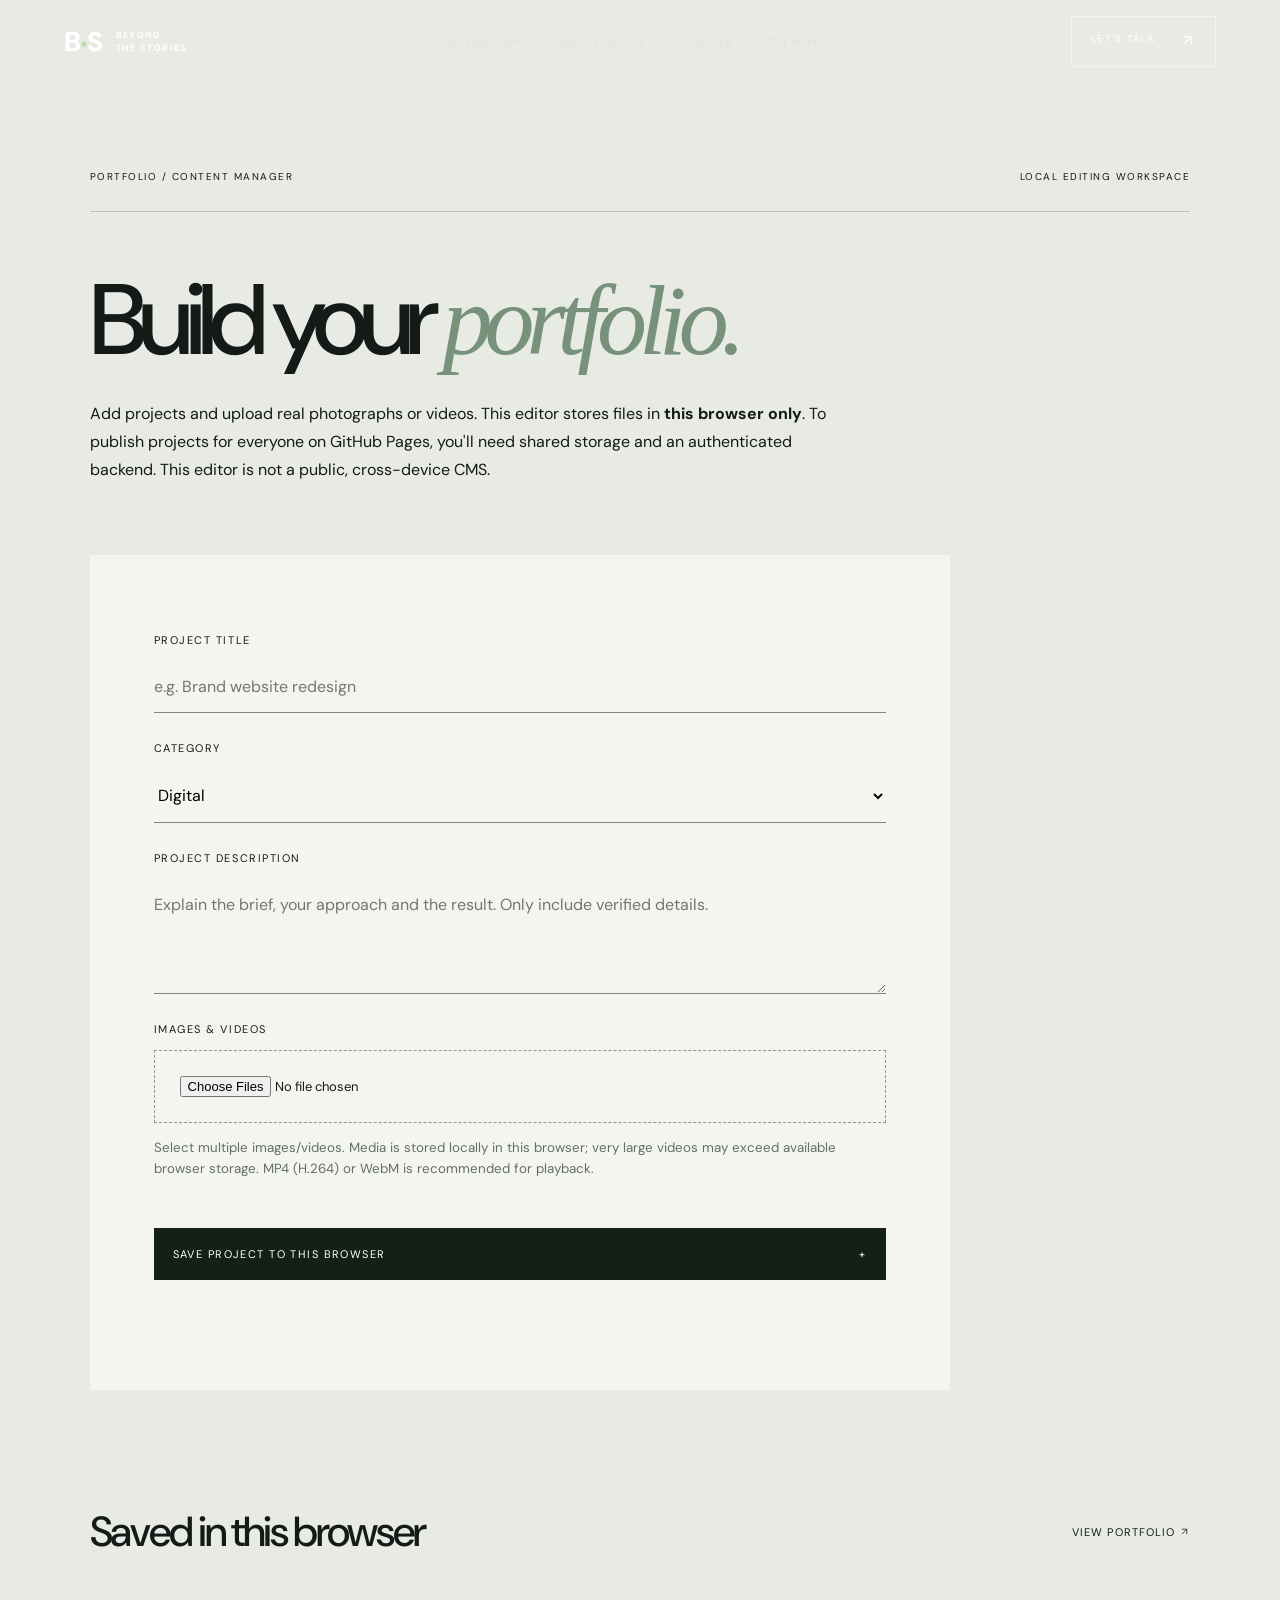
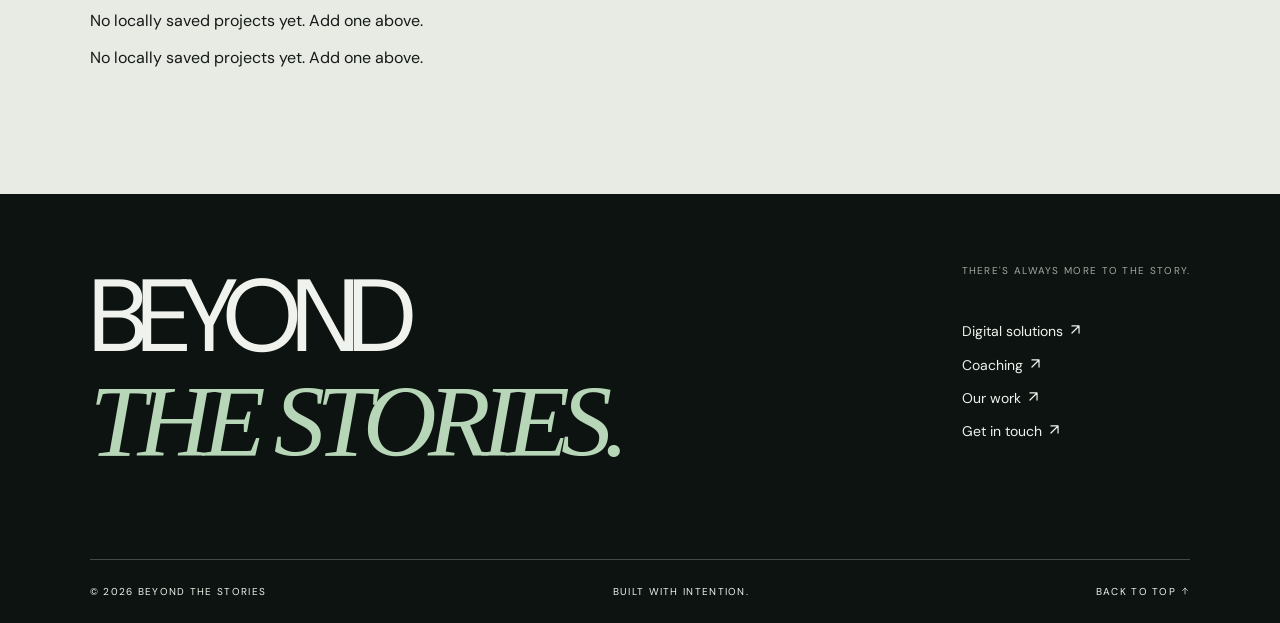
<file: portfolio-manager.html>
<!DOCTYPE html>

<html lang="en"><head><meta charset="utf-8"/><meta content="width=device-width, initial-scale=1" name="viewport"/><meta content="#121514" name="theme-color"/><meta content="Explore the Beyond The Stories portfolio: digital experiences, creative direction, brand identities and film." name="description"/><title>Portfolio Manager — Beyond The Stories</title><link href="https://fonts.googleapis.com" rel="preconnect"/><link crossorigin="" href="https://fonts.gstatic.com" rel="preconnect"/><link href="https://fonts.googleapis.com/css2?family=DM+Sans:wght@300;400;500;600;700&amp;family=Manrope:wght@400;500;600;700;800&amp;display=swap" rel="stylesheet"/><link href="styles.css" rel="stylesheet"/></head>
<body><div aria-hidden="true" class="progress"></div><header class="header" id="header"><a aria-label="Beyond The Stories home" class="logo" href="index.html#home"><span class="logo-symbol">B<span class="logo-dot">•</span>S</span><span class="logo-text">BEYOND<br/>THE STORIES</span></a><nav aria-label="Main navigation" class="desktop-links"><a href="index.html#approach">Our approach</a><a href="digital-solutions.html">Digital solutions</a><a href="coaching.html">Coaching</a><a href="portfolio.html">Our work</a></nav><a class="header-action" href="index.html#contact">LET'S TALK <span><svg aria-hidden="true" class="arrow-icon" fill="none" viewbox="0 0 24 24" xmlns="http://www.w3.org/2000/svg"><path d="M7 17L17 7M7 7h10v10" stroke="currentColor" stroke-linecap="round" stroke-linejoin="round" stroke-width="1.7"></path></svg></span></a><button aria-controls="mobile-nav" aria-expanded="false" aria-label="Toggle menu" class="menu-button" type="button"><span></span><span></span></button></header><nav aria-label="Mobile navigation" class="mobile-nav" id="mobile-nav"><a href="index.html#approach">Our approach</a><a href="digital-solutions.html">Digital solutions</a><a href="coaching.html">Coaching</a><a href="portfolio.html">Our work</a><a href="index.html#contact">Get in touch</a></nav>
<main><section class="manager-page section-pad"><div class="section-meta"><span>PORTFOLIO / CONTENT MANAGER</span><span>LOCAL EDITING WORKSPACE</span></div><div class="manager-head"><h1>Build your <em>portfolio.</em></h1><p>Add projects and upload real photographs or videos. This editor stores files in <strong>this browser only</strong>. To publish projects for everyone on GitHub Pages, you'll need shared storage and an authenticated backend. This editor is not a public, cross-device CMS.</p></div><form class="manager-form" id="project-form"><label for="project-title">PROJECT TITLE</label><input id="project-title" maxlength="90" name="title" placeholder="e.g. Brand website redesign" required=""/><label for="project-category">CATEGORY</label><select id="project-category" name="category"><option>Digital</option><option>Branding</option><option>Video</option><option>Other</option></select><label for="project-description">PROJECT DESCRIPTION</label><textarea id="project-description" maxlength="1600" name="description" placeholder="Explain the brief, your approach and the result. Only include verified details." required="" rows="4"></textarea><label for="project-media">IMAGES &amp; VIDEOS</label><input accept="image/jpeg,image/png,image/webp,image/gif,video/mp4,video/webm,video/quicktime" id="project-media" multiple="" name="media" required="" type="file"/><small class="field-help">Select multiple images/videos. Media is stored locally in this browser; very large videos may exceed available browser storage. MP4 (H.264) or WebM is recommended for playback.</small><div aria-live="polite" class="upload-preview" id="upload-preview"></div><button class="manager-submit" type="submit">SAVE PROJECT TO THIS BROWSER <span aria-hidden="true">+</span></button><p aria-live="polite" id="manager-status" role="status"></p></form><div class="manager-list-head"><h2>Saved in this browser</h2><a href="portfolio.html">VIEW PORTFOLIO <svg aria-hidden="true" class="arrow-icon" fill="none" viewbox="0 0 24 24"><path d="M7 17L17 7M7 7h10v10" stroke="currentColor" stroke-linecap="round" stroke-linejoin="round" stroke-width="1.7"></path></svg></a></div><div class="manager-projects" id="manager-projects"></div></section></main><footer><div class="footer-primary"><a href="index.html#home">BEYOND<br/><em>THE STORIES.</em></a><div><span>THERE'S ALWAYS MORE TO THE STORY.</span><a href="digital-solutions.html">Digital solutions <svg aria-hidden="true" class="arrow-icon" fill="none" viewbox="0 0 24 24" xmlns="http://www.w3.org/2000/svg"><path d="M7 17L17 7M7 7h10v10" stroke="currentColor" stroke-linecap="round" stroke-linejoin="round" stroke-width="1.7"></path></svg></a><a href="coaching.html">Coaching <svg aria-hidden="true" class="arrow-icon" fill="none" viewbox="0 0 24 24" xmlns="http://www.w3.org/2000/svg"><path d="M7 17L17 7M7 7h10v10" stroke="currentColor" stroke-linecap="round" stroke-linejoin="round" stroke-width="1.7"></path></svg></a><a href="portfolio.html">Our work <svg aria-hidden="true" class="arrow-icon" fill="none" viewbox="0 0 24 24"><path d="M7 17L17 7M7 7h10v10" stroke="currentColor" stroke-linecap="round" stroke-linejoin="round" stroke-width="1.7"></path></svg></a><a href="index.html#contact">Get in touch <svg aria-hidden="true" class="arrow-icon" fill="none" viewbox="0 0 24 24" xmlns="http://www.w3.org/2000/svg"><path d="M7 17L17 7M7 7h10v10" stroke="currentColor" stroke-linecap="round" stroke-linejoin="round" stroke-width="1.7"></path></svg></a></div></div><div class="footer-secondary"><span>© <span id="year"></span> BEYOND THE STORIES</span><span>BUILT WITH INTENTION.</span><a href="index.html#home">BACK TO TOP <svg aria-hidden="true" class="arrow-icon" fill="none" viewbox="0 0 24 24" xmlns="http://www.w3.org/2000/svg"><path d="M12 19V5m-6 6 6-6 6 6" stroke="currentColor" stroke-linecap="round" stroke-linejoin="round" stroke-width="1.7"></path></svg></a></div></footer><script src="script.js"></script><script src="portfolio.js"></script><script src="portfolio.js"></script></body></html>
</file>
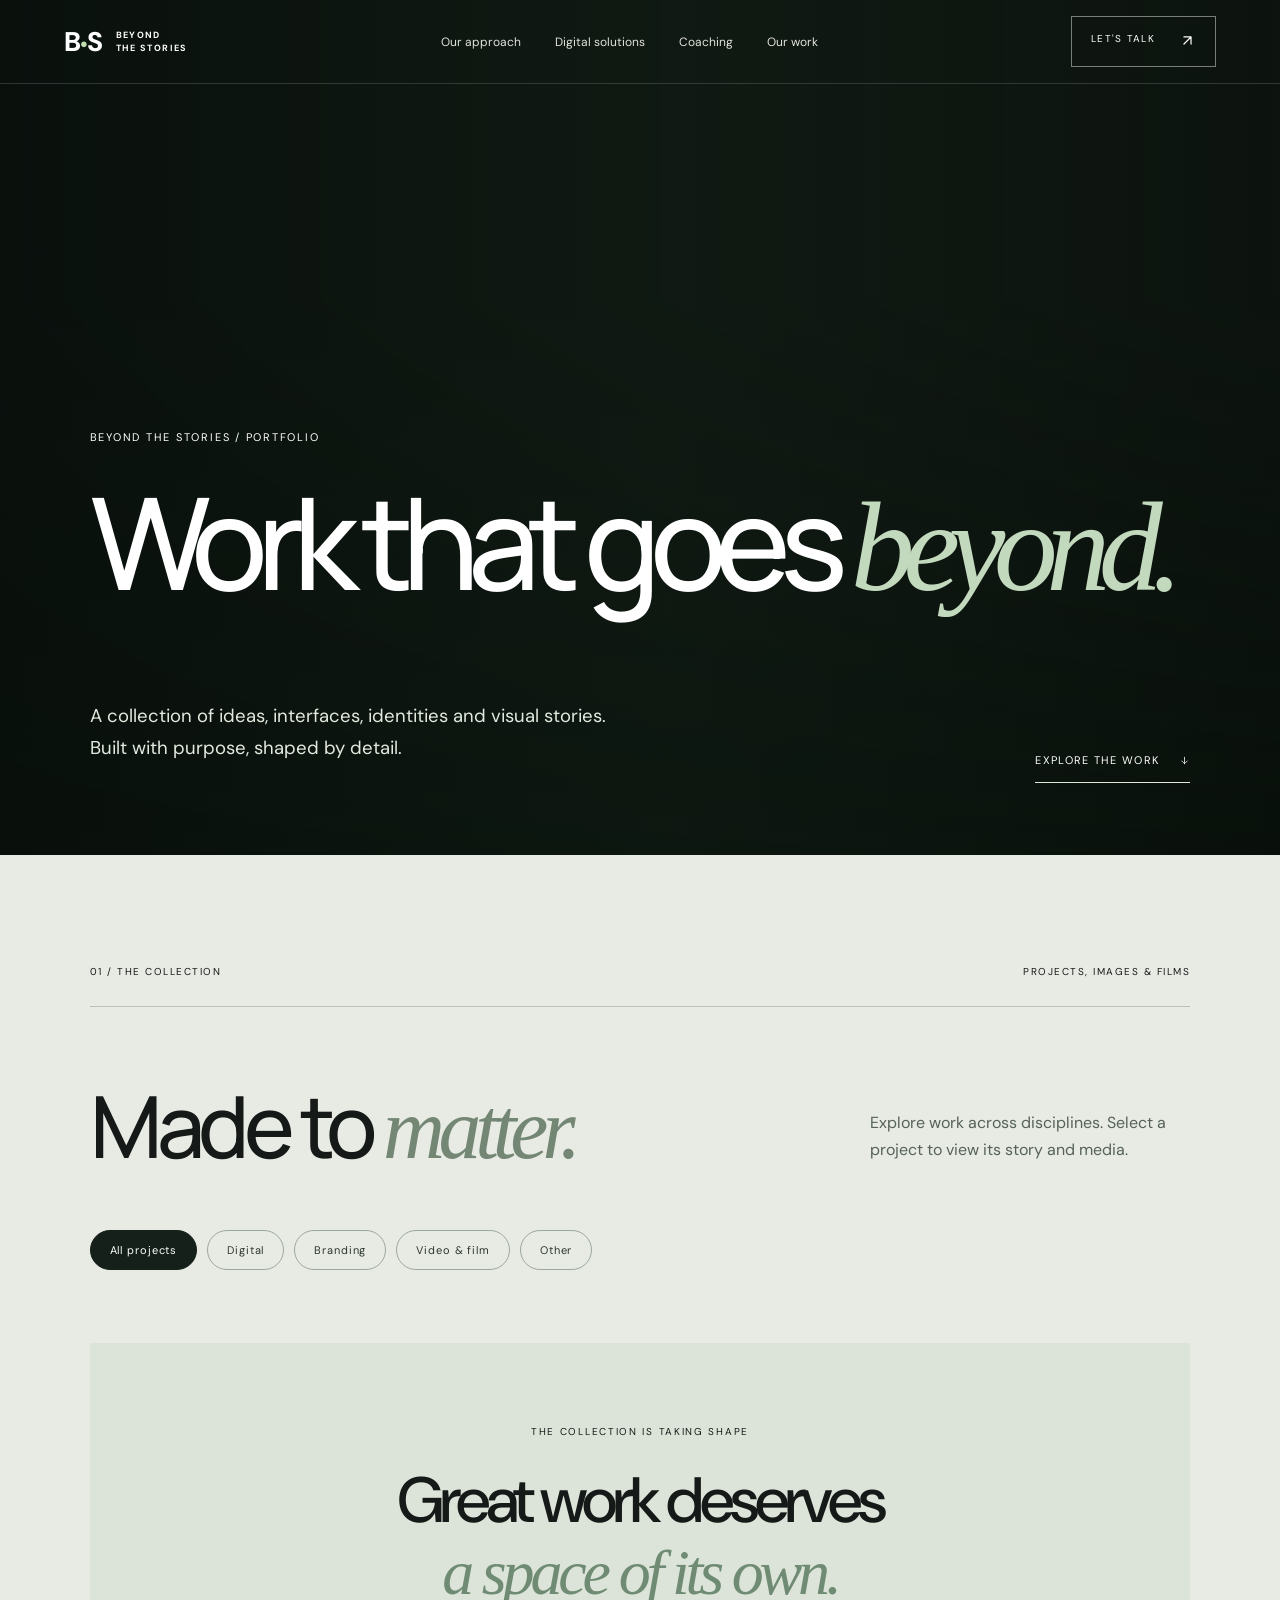
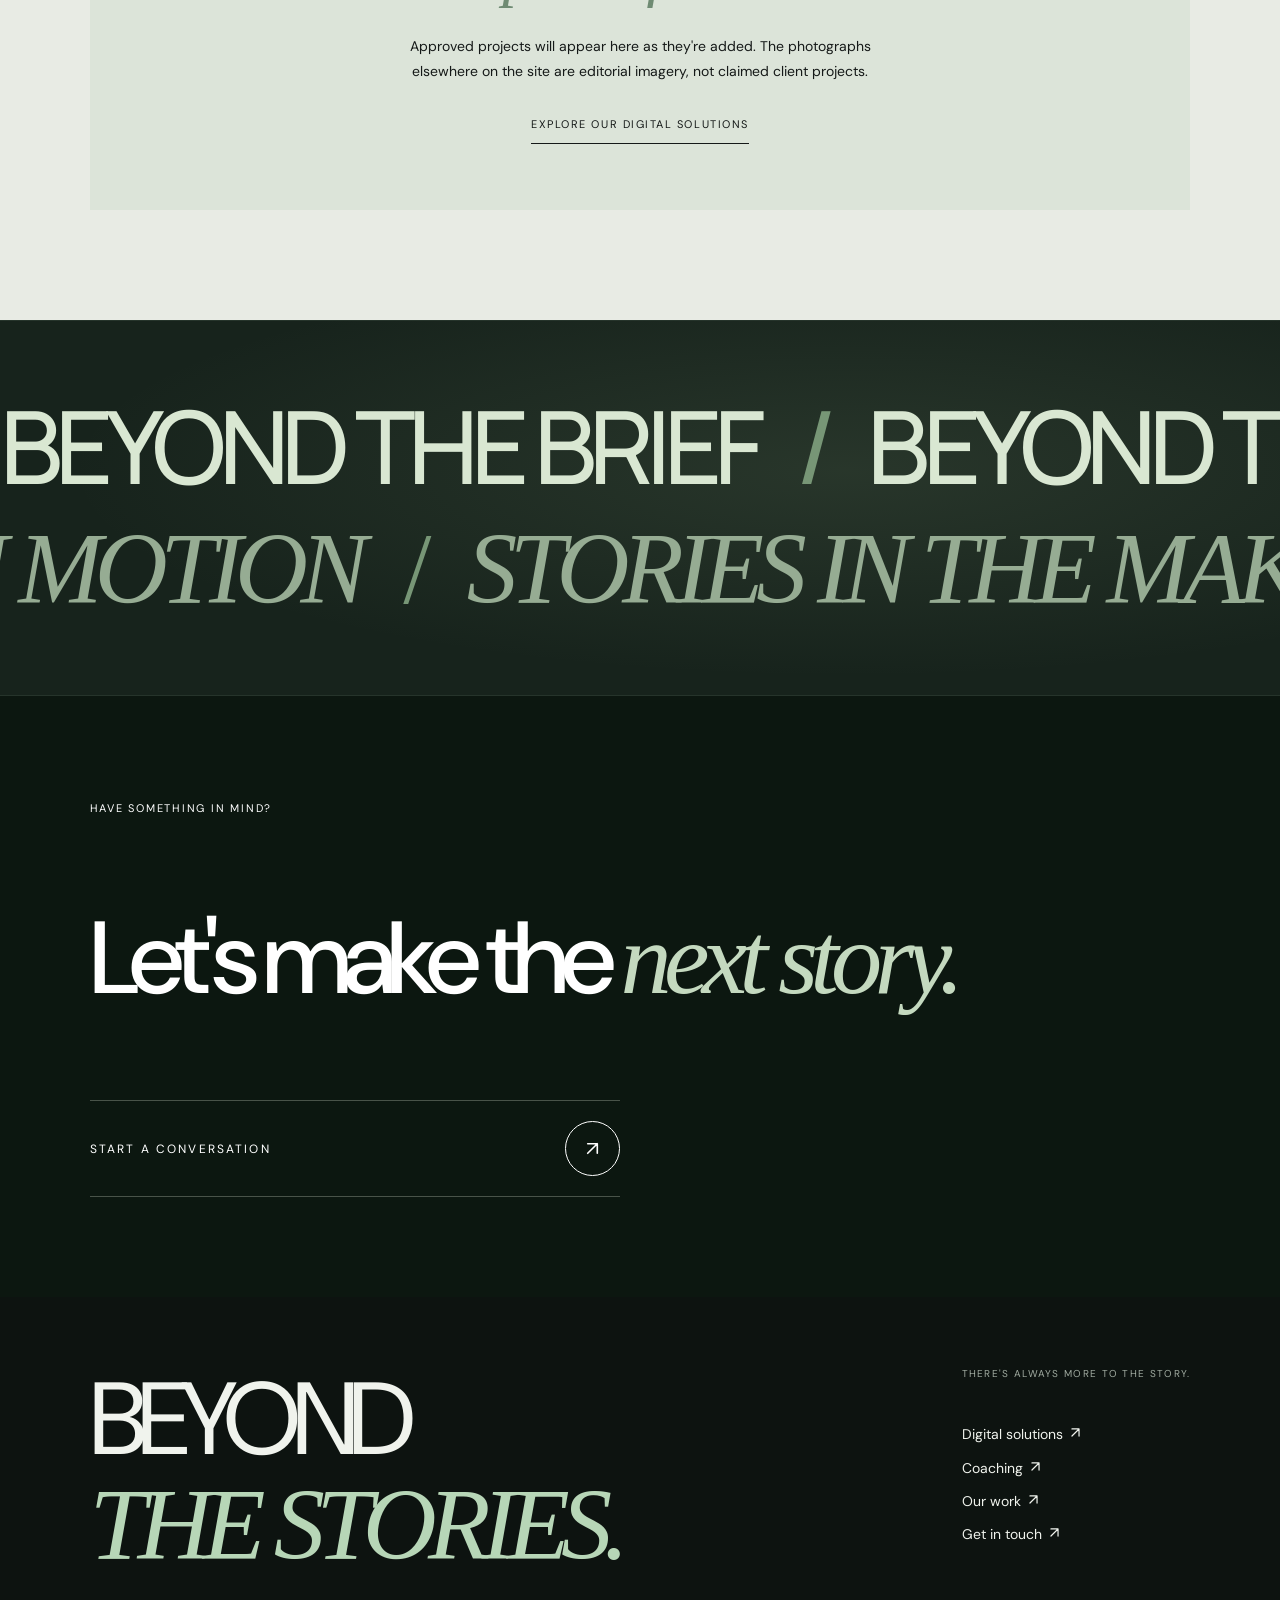
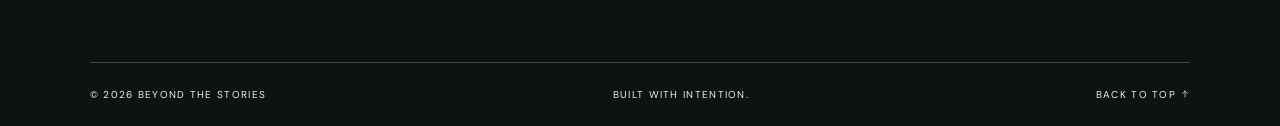
<file: portfolio.html>
<!DOCTYPE html>

<html lang="en"><head><meta charset="utf-8"/><meta content="width=device-width, initial-scale=1" name="viewport"/><meta content="#121514" name="theme-color"/><meta content="Explore the Beyond The Stories portfolio: digital experiences, creative direction, brand identities and film." name="description"/><title>Our Work — Beyond The Stories</title><link href="https://fonts.googleapis.com" rel="preconnect"/><link crossorigin="" href="https://fonts.gstatic.com" rel="preconnect"/><link href="https://fonts.googleapis.com/css2?family=DM+Sans:wght@300;400;500;600;700&amp;family=Manrope:wght@400;500;600;700;800&amp;display=swap" rel="stylesheet"/><link href="styles.css" rel="stylesheet"/></head>
<body><div aria-hidden="true" class="progress"></div><header class="header" id="header"><a aria-label="Beyond The Stories home" class="logo" href="index.html#home"><span class="logo-symbol">B<span class="logo-dot">•</span>S</span><span class="logo-text">BEYOND<br/>THE STORIES</span></a><nav aria-label="Main navigation" class="desktop-links"><a href="index.html#approach">Our approach</a><a href="digital-solutions.html">Digital solutions</a><a href="coaching.html">Coaching</a><a aria-current="page" href="portfolio.html">Our work</a></nav><a class="header-action" href="index.html#contact">LET'S TALK <span><svg aria-hidden="true" class="arrow-icon" fill="none" viewbox="0 0 24 24" xmlns="http://www.w3.org/2000/svg"><path d="M7 17L17 7M7 7h10v10" stroke="currentColor" stroke-linecap="round" stroke-linejoin="round" stroke-width="1.7"></path></svg></span></a><button aria-controls="mobile-nav" aria-expanded="false" aria-label="Toggle menu" class="menu-button" type="button"><span></span><span></span></button></header><nav aria-label="Mobile navigation" class="mobile-nav" id="mobile-nav"><a href="index.html#approach">Our approach</a><a href="digital-solutions.html">Digital solutions</a><a href="coaching.html">Coaching</a><a aria-current="page" href="portfolio.html">Our work</a><a href="index.html#contact">Get in touch</a></nav>
<main class="story-flow"><section class="portfolio-hero"><div aria-hidden="true" class="portfolio-hero-img"></div><div class="portfolio-hero-overlay"></div><div class="portfolio-hero-inner"><span class="eyebrow">BEYOND THE STORIES / PORTFOLIO</span><h1>Work that goes <em>beyond.</em></h1><div class="portfolio-hero-bottom"><p>A collection of ideas, interfaces, identities and visual stories. Built with purpose, shaped by detail.</p><a href="#portfolio-projects">EXPLORE THE WORK <svg aria-hidden="true" class="arrow-icon" fill="none" viewbox="0 0 24 24"><path d="M12 5v14m-6-6 6 6 6-6" stroke="currentColor" stroke-linecap="round" stroke-linejoin="round" stroke-width="1.7"></path></svg></a></div></div></section>
<section class="portfolio-gallery section-pad" id="portfolio-projects"><div class="section-meta"><span>01 / THE COLLECTION</span><span>PROJECTS, IMAGES &amp; FILMS</span></div><div class="portfolio-intro"><h2 class="large-title reveal">Made to <em>matter.</em></h2><p>Explore work across disciplines. Select a project to view its story and media.</p></div><div aria-label="Filter projects" class="portfolio-filters" role="group"><button class="filter-pill active" data-filter="All" type="button">All projects</button><button class="filter-pill" data-filter="Digital" type="button">Digital</button><button class="filter-pill" data-filter="Branding" type="button">Branding</button><button class="filter-pill" data-filter="Video" type="button">Video &amp; film</button><button class="filter-pill" data-filter="Other" type="button">Other</button></div><div aria-live="polite" class="portfolio-cards" id="portfolio-cards"></div><div class="portfolio-empty" id="portfolio-empty"><span>THE COLLECTION IS TAKING SHAPE</span><h3>Great work deserves<br/><em>a space of its own.</em></h3><p>Approved projects will appear here as they're added. The photographs elsewhere on the site are editorial imagery, not claimed client projects.</p><a href="digital-solutions.html">EXPLORE OUR DIGITAL SOLUTIONS</a></div></section>
<div class="story-bridge" aria-hidden="true"><div class="story-bridge-line story-bridge-line--forward" data-story-runner="left">BEYOND THE BRIEF <span> / </span> BEYOND THE EXPECTED <span> / </span> BEYOND THE BRIEF <span> / </span> BEYOND THE EXPECTED</div><div class="story-bridge-line story-bridge-line--reverse" data-story-runner="right">IDEAS IN MOTION <span> / </span> STORIES IN THE MAKING <span> / </span> IDEAS IN MOTION <span> / </span> STORIES IN THE MAKING</div></div><section class="portfolio-closer"><div aria-hidden="true" class="portfolio-closer-image"></div><div class="portfolio-closer-content"><span class="eyebrow">HAVE SOMETHING IN MIND?</span><h2>Let's make the <em>next story.</em></h2><a class="view-all-work" href="index.html#contact">START A CONVERSATION <span class="view-all-icon"><svg aria-hidden="true" class="arrow-icon" fill="none" viewbox="0 0 24 24"><path d="M7 17L17 7M7 7h10v10" stroke="currentColor" stroke-linecap="round" stroke-linejoin="round" stroke-width="1.7"></path></svg></span></a></div></section>
<dialog class="project-dialog" id="project-dialog"><button aria-label="Close project" class="dialog-close" type="button">Close <span aria-hidden="true">×</span></button><div id="project-dialog-body"></div></dialog></main><footer><div class="footer-primary"><a href="index.html#home">BEYOND<br/><em>THE STORIES.</em></a><div><span>THERE'S ALWAYS MORE TO THE STORY.</span><a href="digital-solutions.html">Digital solutions <svg aria-hidden="true" class="arrow-icon" fill="none" viewbox="0 0 24 24" xmlns="http://www.w3.org/2000/svg"><path d="M7 17L17 7M7 7h10v10" stroke="currentColor" stroke-linecap="round" stroke-linejoin="round" stroke-width="1.7"></path></svg></a><a href="coaching.html">Coaching <svg aria-hidden="true" class="arrow-icon" fill="none" viewbox="0 0 24 24" xmlns="http://www.w3.org/2000/svg"><path d="M7 17L17 7M7 7h10v10" stroke="currentColor" stroke-linecap="round" stroke-linejoin="round" stroke-width="1.7"></path></svg></a><a href="portfolio.html">Our work <svg aria-hidden="true" class="arrow-icon" fill="none" viewbox="0 0 24 24"><path d="M7 17L17 7M7 7h10v10" stroke="currentColor" stroke-linecap="round" stroke-linejoin="round" stroke-width="1.7"></path></svg></a><a href="index.html#contact">Get in touch <svg aria-hidden="true" class="arrow-icon" fill="none" viewbox="0 0 24 24" xmlns="http://www.w3.org/2000/svg"><path d="M7 17L17 7M7 7h10v10" stroke="currentColor" stroke-linecap="round" stroke-linejoin="round" stroke-width="1.7"></path></svg></a></div></div><div class="footer-secondary"><span>© <span id="year"></span> BEYOND THE STORIES</span><span>BUILT WITH INTENTION.</span><a href="index.html#home">BACK TO TOP <svg aria-hidden="true" class="arrow-icon" fill="none" viewbox="0 0 24 24" xmlns="http://www.w3.org/2000/svg"><path d="M12 19V5m-6 6 6-6 6 6" stroke="currentColor" stroke-linecap="round" stroke-linejoin="round" stroke-width="1.7"></path></svg></a></div></footer><script src="script.js"></script><script src="portfolio.js"></script></body></html>
</file>
<file: styles.css>
:root{--ink:#151918;--cream:#f1f0eb;--muted:#a5aaa4;--accent:#d6e4ca}*{box-sizing:border-box}html{scroll-behavior:smooth}body{margin:0;background:var(--cream);color:var(--ink);font-family:'DM Sans',sans-serif;-webkit-font-smoothing:antialiased;overflow-x:clip}a{color:inherit;text-decoration:none}button,input,textarea,select{font:inherit}button{cursor:pointer}img{max-width:100%;display:block}em{font-family:Georgia,serif;font-weight:400}.progress{position:fixed;left:0;top:0;height:2px;width:0;background:#c9dac0;z-index:120}.header{position:fixed;top:0;left:0;width:100%;height:84px;padding:0 5%;z-index:100;display:flex;align-items:center;justify-content:space-between;color:#fff;border-bottom:1px solid #ffffff26;transition:background .4s,backdrop-filter .4s}.header.scrolled{background:#121514e8;backdrop-filter:blur(18px)}.logo{display:flex;align-items:center;gap:12px}.logo-symbol{font-size:27px;font-weight:800;letter-spacing:-.14em;padding-right:4px}.logo-dot{font-size:20px;color:#bfdbb1;margin:0 3px}.logo-text{font-size:9px;letter-spacing:.15em;line-height:1.35;font-weight:700}.desktop-links{display:flex;gap:34px}.desktop-links a{font-size:12px;color:#e3e3de}.desktop-links a:hover{color:#b9d8b2}.header-action{font-size:10px;letter-spacing:.13em;border:1px solid #ffffff72;padding:15px 19px;display:flex;gap:24px}.header-action:hover{background:#fff;color:#151918}.menu-button{display:none;background:none;border:0;width:44px;height:44px;padding:12px}.menu-button span{display:block;width:100%;height:1px;background:#fff;margin:7px 0}.mobile-nav{display:none}.hero{height:390vh;position:relative;background:#111614;color:#fff}.hero-pin{position:sticky;top:0;height:100svh;min-height:620px;overflow:hidden;isolation:isolate}.hero-photo{position:absolute;inset:-12%;background-image:url('https://images.unsplash.com/photo-1460925895917-afdab827c52f?auto=format&fit=crop&w=2400&q=90');background-size:cover;background-position:center 53%;transform:scale(1.08);will-change:transform}.hero-grain{position:absolute;inset:0;z-index:2;pointer-events:none;background:linear-gradient(115deg,#1317158a 0%,#0c1411aa 45%,#0b0d0ba8 100%)}.hero-shade{position:absolute;inset:0;background:linear-gradient(0deg,#0c1210a0,transparent 44%);z-index:2}.hero-topline,.hero-bottom{position:absolute;left:6%;right:6%;z-index:7;display:flex;justify-content:space-between;align-items:center;font-size:10px;letter-spacing:.18em}.hero-topline{top:120px}.hero-topline i{font-size:18px;color:#d3e2c4;margin-left:8px}.hero-bottom{bottom:40px}.hero-bottom b{font-size:20px;margin-left:14px;font-weight:300}.hero-bottom i{color:#b8d1ac;padding:0 9px}.hero-headlines{position:absolute;left:0;right:0;top:31%;z-index:6;pointer-events:none}.hero-line{white-space:nowrap;font-family:'Manrope',sans-serif;font-size:clamp(54px,9.4vw,162px);line-height:1.08;font-weight:600;letter-spacing:-.09em;width:max-content;will-change:transform}.hero-line-left{padding-left:8vw}.hero-line-right{padding-left:34vw;color:#d8ebce}.hero-line em{font-weight:400;letter-spacing:-.07em}.hero-blurb{position:absolute;z-index:8;left:8%;top:66%;max-width:325px;font-size:15px;line-height:1.7;color:#f0f0eb;will-change:transform,opacity}.hero-floating-photo{position:absolute;z-index:5;width:25%;max-width:360px;aspect-ratio:5/4;border:1px solid #ffffff65;background:#333;box-shadow:0 25px 80px #0009;overflow:hidden;will-change:transform,opacity}.hero-floating-photo img{width:100%;height:100%;object-fit:cover}.hero-floating-photo span{position:absolute;bottom:0;left:0;right:0;background:#161b17da;padding:13px 18px;font-size:9px;letter-spacing:.17em}.float-photo-one{right:13%;top:24%;transform:translate3d(0,40px,0) rotate(5deg);opacity:0}.float-photo-two{right:34%;bottom:13%;width:18%;transform:translate3d(0,100px,0) rotate(-8deg);opacity:0}.hero-counter{position:absolute;right:6%;top:54%;z-index:7;writing-mode:vertical-rl;display:flex;gap:14px;font-size:11px;letter-spacing:.2em}.hero-counter span:last-child{opacity:.5}.section-pad{padding:110px 7%}.section-meta{display:flex;justify-content:space-between;gap:16px;font-size:10px;letter-spacing:.15em;padding-bottom:28px;border-bottom:1px solid #1b211c36}.marquee{overflow:hidden;background:#d8e4d4;padding:21px 0;white-space:nowrap}.marquee-track{font-family:'Manrope',sans-serif;font-weight:600;letter-spacing:-.06em;font-size:clamp(28px,4.2vw,65px);width:max-content;will-change:transform}.marquee span{padding:0 32px;font-weight:300;color:#668363}.about{background:#ecefe9}.about-grid{display:grid;grid-template-columns:1fr 2fr;gap:5%;padding-top:105px}.eyebrow{font-size:11px;letter-spacing:.16em}.large-title{font-size:clamp(43px,6.7vw,110px);font-weight:500;font-family:'Manrope',sans-serif;line-height:1.15;letter-spacing:-.073em;margin:0}.large-title em{color:#748775}.about-under{display:flex;justify-content:space-between;align-items:end;gap:24px;margin-top:45px}.about-under p{max-width:405px;font-size:16px;line-height:1.9;color:#4d554d}.asterisk{font-size:100px;font-weight:200;color:#799077}.photo-break{height:92vh;min-height:580px;position:relative;color:white;overflow:hidden}.photo-break-image{position:absolute;inset:-18%;background-size:cover;background-position:center;will-change:transform}.photo-break-shade{position:absolute;inset:0;background:#1017177a}.photo-break-text{position:absolute;left:7%;bottom:16%}.photo-break-text>span{font-size:11px;letter-spacing:.17em}.photo-break-text h2{font-size:clamp(52px,8vw,130px);letter-spacing:-.07em;line-height:1.1;font-weight:500;margin:22px 0}.photo-break-text h2 em{color:#d1e4d0}.photo-credit{position:absolute;right:7%;bottom:30px;font-size:10px;letter-spacing:.15em}.offer-head{display:flex;align-items:end;justify-content:space-between;gap:30px;margin:70px 0}.offer-head h2{max-width:700px}.offer-head p{max-width:280px;font-size:15px;line-height:1.8;color:#5b625e}.offer-grid{display:grid;grid-template-columns:1fr 1fr;gap:18px}.offer-card{position:relative;height:660px;overflow:hidden;color:white;background:#384340;isolation:isolate}.offer-photo{position:absolute;inset:0;transition:transform .8s cubic-bezier(.2,.7,.2,1)}.offer-photo img{width:100%;height:100%;object-fit:cover}.offer-card:hover .offer-photo{transform:scale(1.06)}.offer-overlay{position:absolute;inset:0;background:linear-gradient(0deg,#07120ee6,transparent 65%),linear-gradient(180deg,#060f0e65,transparent 30%)}.offer-label{position:absolute;top:29px;left:30px;font-size:10px;letter-spacing:.16em}.offer-bottom{position:absolute;left:35px;right:35px;bottom:35px;display:flex;justify-content:space-between;align-items:end}.offer-bottom div>span{font-size:10px;letter-spacing:.1em}.offer-bottom h3{font-size:clamp(47px,5vw,79px);line-height:1.05;letter-spacing:-.07em;font-weight:500;margin:19px 0 0}.round-arrow{width:59px;height:59px;display:grid;place-items:center;border:1px solid #ffffff8a;border-radius:50%;font-size:27px}.detail-section{background:#efefe9}.detail-head{display:grid;grid-template-columns:1.5fr 1fr;gap:9%;padding:84px 0 65px;align-items:end}.detail-head .eyebrow{display:block;margin-bottom:36px}.detail-head p{max-width:410px;font-size:16px;line-height:1.9;color:#515850}.editorial-photo{height:70vh;min-height:420px;overflow:hidden;background:#28352e;transform-style:preserve-3d;box-shadow:0 18px 50px #15221c26;will-change:transform}.editorial-photo img{width:100%;height:100%;object-fit:cover;transition:transform .6s}.editorial-photo:hover img{transform:scale(1.035)}.service-rows{margin:72px 0 43px;border-top:1px solid #15191860}.service-rows>div{border-bottom:1px solid #15191860;padding:25px 2px;display:grid;grid-template-columns:80px 1fr 30px;align-items:center}.service-rows span{font-size:13px}.service-rows h3{font-size:clamp(20px,2.4vw,31px);font-weight:400;letter-spacing:-.04em;margin:0}.underlined-link{font-size:11px;letter-spacing:.13em;border-bottom:1px solid;padding-bottom:15px;display:inline-flex;gap:60px}.horizontal-section{height:235vh;background:#101816;color:#f0f3ed}.horizontal-pin{height:100svh;position:sticky;top:0;overflow:hidden;display:flex;align-items:center;isolation:isolate}.horizontal-intro{position:absolute;left:8%;z-index:3;will-change:transform}.horizontal-intro span{font-size:11px;letter-spacing:.18em}.horizontal-intro h2{font-size:clamp(55px,8.8vw,142px);letter-spacing:-.08em;line-height:1.09;font-weight:500}.horizontal-intro em{color:#cce3c8}.horizontal-visual{width:47%;height:64%;position:absolute;right:7%;top:17%;box-shadow:0 40px 130px #000b;will-change:transform}.horizontal-visual img{width:100%;height:100%;object-fit:cover}.horizontal-stamp{position:absolute;bottom:35px;right:7%;font-size:10px;letter-spacing:.2em}.coaching-section{background:#dfe7db}.coaching-section .large-title em{color:#728c6a}.work-section{background:#e6e8e1}.work-heading{display:flex;justify-content:space-between;align-items:end;gap:40px;padding:70px 0 60px}.work-heading h2{max-width:820px}.work-heading p{max-width:300px;line-height:1.8;color:#515850}.work-grid{display:grid;grid-template-columns:1.15fr 1fr;gap:24px;align-items:start}.work-figure{margin:0;overflow:hidden}.work-figure:nth-child(2){margin-top:100px}.work-figure img{width:100%;height:520px;object-fit:cover}.work-figure figcaption{display:flex;justify-content:space-between;gap:12px;font-size:10px;letter-spacing:.14em;margin-top:20px}.contact{background:#111916;color:#e7ede3}.contact .section-meta{border-color:#ffffff4a}.contact-grid{display:grid;grid-template-columns:1fr 1fr;gap:10%;padding-top:85px}.contact .large-title em{color:#b8d6b2}.contact-grid>div>p{max-width:350px;line-height:1.8;color:#b6c0b5;margin-top:38px}.contact-form{display:flex;flex-direction:column;gap:12px}.contact-form label{font-size:10px;letter-spacing:.17em;margin-top:12px}.contact-form input,.contact-form textarea,.contact-form select{border:0;border-bottom:1px solid #ffffff67;padding:16px 0;background:transparent;color:white;outline:none;border-radius:0}.contact-form select option{color:#111}.contact-form input:focus,.contact-form textarea:focus,.contact-form select:focus{border-bottom-color:#b7dba5}.contact-form button{margin-top:22px;padding:21px;background:#d1e1cd;color:#18241b;border:0;display:flex;justify-content:space-between;font-size:11px;letter-spacing:.15em}.form-note{font-size:11px;color:#9ba79d;line-height:1.6}footer{background:#0d1310;color:#f0f3ed;padding:70px 7% 25px}.footer-primary{display:flex;justify-content:space-between;gap:30px;padding-bottom:85px}.footer-primary>a{font-size:clamp(48px,8vw,125px);line-height:1.02;letter-spacing:-.085em}.footer-primary>a em{color:#b7d6b7}.footer-primary>div{display:flex;flex-direction:column;gap:14px;min-width:190px}.footer-primary>div span{font-size:10px;letter-spacing:.13em;margin-bottom:30px;color:#a0aba0}.footer-primary>div a{font-size:14px}.footer-secondary{padding-top:25px;border-top:1px solid #ffffff3a;display:flex;justify-content:space-between;gap:20px;font-size:10px;letter-spacing:.13em}.reveal{opacity:0;transform:translateY(33px);transition:opacity .8s,transform .8s}.reveal.visible{opacity:1;transform:translateY(0)}@media(max-width:980px){.desktop-links{gap:18px}.header-action{padding:13px}.hero-floating-photo{width:31%}.hero-line{font-size:10.5vw}.about-grid{grid-template-columns:1fr 2fr}.offer-card{height:530px}.detail-head{gap:5%}.horizontal-visual{width:50%}.work-figure img{height:380px}}@media(max-width:700px){.header{height:70px;padding:0 6%}.desktop-links,.header-action{display:none}.menu-button{display:block}.mobile-nav{position:fixed;z-index:99;top:70px;left:0;right:0;background:#15201b;padding:22px 6% 28px;display:flex;flex-direction:column;gap:0;color:white;opacity:0;visibility:hidden;transform:translateY(-12px);transition:.3s}.mobile-nav.open{opacity:1;visibility:visible;transform:none}.mobile-nav a{padding:14px 0;border-bottom:1px solid #ffffff30}.hero{height:300vh}.hero-pin{min-height:0}.hero-topline{left:6%;right:6%;top:96px;font-size:8px}.hero-topline span:last-child{display:none}.hero-headlines{top:32%}.hero-line{font-size:clamp(42px,12.3vw,82px);letter-spacing:-.085em}.hero-line-left{padding-left:6vw}.hero-line-right{padding-left:18vw}.hero-blurb{font-size:13px;left:7%;top:60%;max-width:245px}.hero-floating-photo{width:50%;max-width:250px}.float-photo-one{right:6%;top:18%}.float-photo-two{right:14%;bottom:14%;width:39%}.hero-bottom{left:6%;right:6%;bottom:22px;font-size:8px}.hero-bottom span:last-child{display:none}.hero-counter{right:6%;top:54%}.section-pad{padding:78px 6%}.section-meta{font-size:9px}.section-meta span:last-child{display:none}.about-grid{display:block;padding-top:65px}.about-grid .eyebrow{display:block;margin-bottom:38px}.large-title{font-size:clamp(42px,10.5vw,68px)}.about-under{margin-top:28px}.about-under p{font-size:14px}.asterisk{font-size:65px}.photo-break{height:73svh;min-height:460px}.photo-break-text{left:6%;bottom:17%}.photo-break-text h2{font-size:clamp(47px,11vw,80px)}.photo-credit{font-size:8px}.offer-head,.work-heading{display:block;margin:50px 0 35px}.offer-head p{margin-top:28px}.offer-grid,.detail-head,.work-grid,.contact-grid{grid-template-columns:1fr}.offer-card{height:520px}.offer-label{font-size:9px}.offer-bottom h3{font-size:58px}.detail-head{padding:60px 0 40px;gap:28px}.detail-head p{font-size:14px}.editorial-photo{height:48svh;min-height:300px}.service-rows{margin-top:44px}.service-rows>div{grid-template-columns:42px 1fr 20px;padding:22px 0}.service-rows h3{font-size:19px}.horizontal-section{height:185vh}.horizontal-intro{left:6%;top:24%}.horizontal-intro h2{font-size:clamp(48px,11vw,75px)}.horizontal-visual{width:72%;height:35%;right:6%;top:auto;bottom:13%}.horizontal-stamp{font-size:8px}.work-heading{margin:55px 0 35px}.work-figure:nth-child(2){margin-top:20px}.work-figure img{height:360px}.work-grid{gap:32px}.work-figure figcaption{font-size:8px}.contact-grid{padding-top:55px;gap:48px}.footer-primary{display:block}.footer-primary>a{font-size:15vw}.footer-primary>div{margin-top:50px}.footer-secondary{flex-wrap:wrap;font-size:9px}.footer-secondary span:nth-child(2){display:none}}@media(prefers-reduced-motion:reduce){html{scroll-behavior:auto}*,*:before,*:after{animation:none!important;transition:none!important}.hero{height:100svh}.horizontal-section{height:100svh}.reveal{opacity:1;transform:none}.hero-floating-photo{opacity:.7!important;transform:none!important}.hero-line,.horizontal-intro,.horizontal-visual,.hero-photo,.hero-blurb{transform:none!important}}

/* Dedicated service pages */
.inner-hero{height:90svh;min-height:610px;position:relative;display:flex;align-items:center;overflow:hidden;background:#131b18;color:white;isolation:isolate}
.inner-hero-photo{position:absolute;inset:-8%;background-size:cover;background-position:center;transform:scale(1.06);animation:heroArrive 1.6s ease-out both}
.digital-intro .inner-hero-photo{background-image:url('https://images.unsplash.com/photo-1498050108023-c5249f4df085?auto=format&fit=crop&w=2200&q=85')}
.coaching-intro .inner-hero-photo{background-image:url('https://images.unsplash.com/photo-1521737711867-e3b97375f902?auto=format&fit=crop&w=2200&q=85')}
.inner-hero-shade{position:absolute;inset:0;background:linear-gradient(90deg,#07110ee8 0%,#09120ea8 55%,#121b1460)}
.inner-hero-content{position:relative;z-index:1;padding:120px 7% 80px;width:100%}
.inner-hero-content h1{font:500 clamp(66px,10vw,160px)/1.06 'Manrope',sans-serif;letter-spacing:-.085em;max-width:1100px;margin:30px 0}
.inner-hero-content h1 em{color:#cce3c8}
.inner-hero-content p{max-width:500px;font-size:clamp(15px,1.55vw,19px);line-height:1.8;color:#e3e9e1}
.inner-hero-cta{margin-top:48px;display:inline-block;font-size:11px;letter-spacing:.18em;border-bottom:1px solid #d1e1cd;padding-bottom:14px}
.inner-cta{background:#dfe7db}.inner-cta h2{max-width:950px;margin:35px 0 65px}
.page-return{background:#111916;color:#e7ede3;padding:40px 7%;display:flex;flex-wrap:wrap;gap:24px;justify-content:space-between;font-size:11px;letter-spacing:.14em}
.page-return a:hover{color:#cce3c8}
@keyframes heroArrive{from{transform:scale(1.16)}to{transform:scale(1.06)}}
@media(max-width:700px){.inner-hero{min-height:540px;height:82svh}.inner-hero-content{padding:110px 6% 60px}.inner-hero-content h1{font-size:clamp(49px,12vw,78px)}.inner-hero-content p{font-size:14px}.page-return{padding:32px 6%;flex-direction:column}.inner-hero-shade{background:linear-gradient(90deg,#07110ee9,#09120e96)}}
@media(prefers-reduced-motion:reduce){.inner-hero-photo{animation:none}}

/* V7: Standard, single-stroke SVG navigation arrows. No emoji or doubled chevrons. */
.arrow-icon{display:inline-block;width:1em;height:1em;flex:0 0 auto;vertical-align:-.12em;overflow:visible;color:inherit}
.round-arrow{display:grid;place-items:center}
.round-arrow .arrow-icon{width:26px;height:26px}
.service-rows .arrow-icon{width:21px;height:21px;justify-self:end}
.underlined-link .arrow-icon{width:17px;height:17px}
.footer-primary .arrow-icon,.page-return .arrow-icon,.header-action .arrow-icon{width:17px;height:17px}
@media(max-width:650px){.round-arrow .arrow-icon{width:22px;height:22px}}
/* Prevent narrow iPhone layouts from clipping text, pushing content beyond viewport, or stacking over the next section. */
html,body{max-width:100%;overflow-x:clip}
.header{width:100%;max-width:100%}
.service-rows>div{min-width:0;column-gap:12px}
.service-rows h3{min-width:0;overflow-wrap:break-word}
.service-rows .arrow-icon{color:#27372c}
.inner-cta .large-title{overflow-wrap:break-word}
@media(max-width:700px){
 .round-arrow{width:48px;height:48px;flex:none}
 .round-arrow .arrow-icon{width:22px;height:22px}
 .offer-bottom{left:22px;right:22px;bottom:25px;gap:12px}
 .offer-bottom h3{font-size:clamp(40px,11.5vw,58px)}
 .service-rows>div{grid-template-columns:34px minmax(0,1fr) 20px;column-gap:12px}
 .service-rows h3{font-size:clamp(17px,4.8vw,21px);line-height:1.4}
 .underlined-link{gap:16px;max-width:100%;align-items:center;justify-content:space-between;line-height:1.5}
 .inner-cta{padding-top:64px;padding-bottom:72px}
 .inner-cta h2{margin:26px 0 36px;line-height:1.13;font-size:clamp(40px,10vw,64px)}
 .photo-break,.editorial-photo,.offer-card{max-width:100%}
 .mobile-nav{max-height:calc(100dvh - 70px);overflow-y:auto}
}

/* V8 / Editorial portfolio and lightweight browser-local media manager */
.featured-work{background:#e6e8e1}.featured-work-grid{display:grid;grid-template-columns:1.12fr .88fr;gap:26px;align-items:start}.feature-editorial{display:block;min-width:0;transform-style:preserve-3d}.feature-editorial.feature-secondary{margin-top:100px}.feature-image{height:clamp(330px,45vw,620px);overflow:hidden;background:#bbc9bc}.feature-secondary .feature-image{height:clamp(310px,37vw,490px)}.feature-image img{height:115%;width:100%;object-fit:cover;transition:transform .8s cubic-bezier(.22,1,.36,1);will-change:transform}.feature-editorial:hover img{transform:scale(1.07)}.feature-caption{padding:20px 0;display:flex;flex-direction:column;gap:12px}.feature-caption span{font-size:10px;letter-spacing:.17em;color:#677069}.feature-caption strong{font-weight:500;font-size:clamp(22px,2.5vw,34px);letter-spacing:-.05em}.view-all-work{margin-top:50px;min-height:90px;padding:20px 0;border-top:1px solid #495349;border-bottom:1px solid #495349;display:flex;align-items:center;justify-content:space-between;gap:24px;font-size:12px;letter-spacing:.18em}.view-all-work small{display:block;margin-top:10px;font-size:10px;color:#6d786f;letter-spacing:.11em}.view-all-icon{width:55px;height:55px;border:1px solid currentColor;border-radius:50%;display:grid;place-items:center;transition:background .3s,color .3s,transform .3s}.view-all-icon .arrow-icon{width:23px;height:23px}.view-all-work:hover .view-all-icon{background:#18221c;color:#fff;transform:rotate(45deg)}
.portfolio-hero{min-height:95svh;background:#101713;color:white;position:relative;overflow:hidden;display:flex;align-items:flex-end}.portfolio-hero-img{position:absolute;inset:-5%;background:url('https://images.unsplash.com/photo-1498050108023-c5249f4df085?auto=format&fit=crop&w=2200&q=85') center/cover;animation:heroArrive 1.6s ease-out both}.portfolio-hero-overlay{position:absolute;inset:0;background:linear-gradient(90deg,#09100cd9,#101b13a0 52%,#09100b70),linear-gradient(0deg,#08100be0,transparent 65%)}.portfolio-hero-inner{position:relative;z-index:2;width:100%;padding:170px 7% 72px}.portfolio-hero-inner h1{font:500 clamp(62px,10vw,158px)/1.02 'Manrope',sans-serif;letter-spacing:-.09em;max-width:1100px;margin:30px 0 70px}.portfolio-hero-inner h1 em{color:#c2d9bd}.portfolio-hero-bottom{display:flex;justify-content:space-between;gap:34px;align-items:end}.portfolio-hero-bottom p{font-size:clamp(15px,1.45vw,19px);line-height:1.7;max-width:540px;color:#e3e9df}.portfolio-hero-bottom a{display:flex;gap:20px;align-items:center;white-space:nowrap;letter-spacing:.12em;font-size:11px;border-bottom:1px solid #dfe7db;padding-bottom:15px}.portfolio-gallery{background:#e8ebe4}.portfolio-intro{display:flex;gap:30px;justify-content:space-between;align-items:end;padding:70px 0 50px}.portfolio-intro p{max-width:320px;line-height:1.7;color:#566258}.portfolio-filters{display:flex;gap:10px;flex-wrap:wrap;margin:0 0 55px}.filter-pill{border:1px solid #9ca89d;border-radius:100px;padding:12px 19px;background:transparent;font-size:11px;letter-spacing:.08em;color:#2c362e;transition:.2s}.filter-pill:hover,.filter-pill.active{background:#142019;border-color:#142019;color:#fff}.portfolio-cards{display:grid;grid-template-columns:repeat(2,minmax(0,1fr));gap:56px 26px}.portfolio-card{background:transparent;border:0;padding:0;text-align:left;min-width:0;color:#1a251d}.portfolio-card:nth-child(even){margin-top:80px}.portfolio-card-cover{height:clamp(250px,35vw,520px);background:#cad2c6;overflow:hidden}.portfolio-card-cover img,.portfolio-card-cover video{width:100%;height:100%;object-fit:cover;transition:transform .7s ease}.portfolio-card:hover img{transform:scale(1.06)}.portfolio-card-meta{display:block;font-size:10px;letter-spacing:.16em;margin-top:20px}.portfolio-card-footer{display:flex;align-items:center;justify-content:space-between;gap:15px}.portfolio-card-footer h3{font-size:clamp(24px,3vw,44px);font-weight:500;letter-spacing:-.055em;margin:10px 0}.portfolio-card-footer>span{font-size:10px;white-space:nowrap}.portfolio-empty{background:#dce4d9;min-height:400px;padding:clamp(30px,6vw,85px);text-align:center;margin-top:18px}.portfolio-empty[hidden]{display:none}.portfolio-empty>span{font-size:10px;letter-spacing:.17em}.portfolio-empty h3{font-size:clamp(37px,5vw,66px);font-weight:500;letter-spacing:-.065em;line-height:1.12;margin:25px 0}.portfolio-empty h3 em{color:#6f8b73}.portfolio-empty p{max-width:520px;margin:0 auto 28px;line-height:1.8;font-size:14px}.portfolio-empty a{font-size:11px;letter-spacing:.14em;border-bottom:1px solid;padding-bottom:12px}.portfolio-no-match{padding:40px 0}.portfolio-closer{position:relative;min-height:550px;background:#0c1710;color:white;display:flex;align-items:center;overflow:hidden}.portfolio-closer-image{position:absolute;inset:0;background:url('https://images.unsplash.com/photo-1497366811353-6870744d04b2?auto=format&fit=crop&w=1800&q=85') center/cover;opacity:.22}.portfolio-closer-content{position:relative;width:100%;padding:100px 7%}.portfolio-closer h2{font-size:clamp(55px,8vw,110px);line-height:1.1;letter-spacing:-.075em;font-weight:500;max-width:900px}.portfolio-closer h2 em{color:#c4d9bf}.portfolio-closer .view-all-work{max-width:530px}
.project-dialog{width:min(1000px,calc(100% - 28px));max-height:min(92dvh,1000px);padding:clamp(20px,5vw,55px);background:#f0f1eb;color:#142017;border:0;overflow:auto}.project-dialog::backdrop{background:#08110bdb;backdrop-filter:blur(7px)}.project-dialog h2{font-size:clamp(36px,6vw,78px);font-weight:500;letter-spacing:-.07em;margin:30px 0}.dialog-close{position:sticky;top:0;float:right;z-index:2;background:#142017;color:white;border:0;padding:12px 20px;font-size:12px}.dialog-close span{font-size:18px;margin-left:10px}.dialog-description{max-width:730px;line-height:1.8;white-space:pre-wrap}.dialog-media{display:grid;gap:18px;margin-top:40px}.dialog-media img,.dialog-media video{display:block;width:100%;max-height:75svh;object-fit:contain;background:#111}.dialog-open{overflow:hidden}
.manager-page{padding-top:170px;background:#e7ebe4;min-height:100svh}.manager-head{max-width:880px;padding:55px 0}.manager-head h1{font-size:clamp(52px,8vw,100px);line-height:1.06;letter-spacing:-.08em;margin:0 0 26px;font-weight:500}.manager-head h1 em{color:#78917b}.manager-head p{max-width:740px;line-height:1.75}.manager-form{background:#f4f5ef;padding:clamp(25px,5vw,65px);display:flex;flex-direction:column;gap:14px;max-width:860px}.manager-form label{font-size:11px;letter-spacing:.14em;margin-top:14px}.manager-form input:not([type=file]),.manager-form select,.manager-form textarea{background:transparent;border:0;border-bottom:1px solid #7d8a7d;padding:15px 0;outline-offset:5px}.manager-form input[type=file]{padding:25px;border:1px dashed #8b9a8b;max-width:100%;font-size:13px}.field-help{color:#627063;line-height:1.6}.upload-preview{display:flex;gap:8px;flex-wrap:wrap}.preview-filename{padding:10px;background:#e1e8dd;font-size:11px;max-width:100%;overflow-wrap:anywhere}.manager-submit{margin-top:20px;padding:19px;background:#142017;color:white;border:0;display:flex;justify-content:space-between;align-items:center;font-size:11px;letter-spacing:.13em}.manager-submit:disabled{opacity:.5}.manager-list-head{display:flex;justify-content:space-between;align-items:center;gap:20px;margin-top:80px}.manager-list-head h2{font-size:clamp(25px,4vw,42px);font-weight:500;letter-spacing:-.05em}.manager-list-head a{font-size:11px;letter-spacing:.1em}.manager-item{border-top:1px solid #a7b4a8;padding:20px 0;display:flex;justify-content:space-between;gap:20px;align-items:center}.manager-item h3{margin:8px 0;font-size:22px;font-weight:500}.manager-item small{letter-spacing:.12em}.manager-item button{padding:12px 18px;background:transparent;border:1px solid #263c29;font-size:10px;letter-spacing:.1em}
@media(max-width:700px){.featured-work-grid,.portfolio-cards{grid-template-columns:1fr;gap:25px}.feature-editorial.feature-secondary,.portfolio-card:nth-child(even){margin-top:0}.feature-image,.feature-secondary .feature-image{height:clamp(340px,110vw,510px)}.feature-caption strong{font-size:26px}.view-all-work{margin-top:25px;min-height:80px}.portfolio-hero{min-height:85svh}.portfolio-hero-inner{padding:140px 6% 60px}.portfolio-hero-inner h1{font-size:clamp(52px,12vw,85px);margin:28px 0 45px}.portfolio-hero-bottom,.portfolio-intro{display:block}.portfolio-hero-bottom a{margin-top:30px;width:max-content;max-width:100%}.portfolio-intro{padding:55px 0 35px}.portfolio-intro p{margin-top:25px}.portfolio-filters{margin-bottom:35px}.portfolio-card-cover{height:clamp(300px,88vw,500px)}.portfolio-card-footer h3{font-size:29px}.portfolio-empty{min-height:350px}.portfolio-closer{min-height:500px}.portfolio-closer-content{padding:85px 6%}.manager-page{padding-top:130px}.manager-list-head{align-items:flex-start;flex-direction:column}.project-dialog{padding:20px}}
@media(prefers-reduced-motion:reduce){.feature-image img,.portfolio-card-cover img{transition:none!important}.portfolio-hero-img{animation:none!important}}


/* V9 — Connected cinematic narrative: persistent depth cues and editorial motion. */
.story-flow{isolation:isolate}
.story-flow>section,.story-flow>.story-bridge{position:relative}
.story-flow>section:not(.hero):not(.portfolio-hero):not(.inner-hero){--story-shift:0px;--story-opacity:1}
.story-bridge{background:#17231c;color:#d9e7d2;overflow:hidden;padding:clamp(45px,7vw,100px) 0;z-index:2;border-block:1px solid #64796833;contain:paint}
.story-bridge::before{content:"";position:absolute;inset:0;background:radial-gradient(ellipse at 66% 40%,#91aa8450,transparent 65%);opacity:.45;pointer-events:none}
.story-bridge-line{position:relative;font:500 clamp(38px,7.9vw,128px)/1.2 'Manrope','DM Sans',sans-serif;letter-spacing:-.075em;white-space:nowrap;width:max-content;will-change:transform;transform:translate3d(var(--runner-x,0px),0,0)}
.story-bridge-line--reverse{font-family:Georgia,serif;font-style:italic;font-weight:400;color:#96ac93;margin-top:3px;margin-left:-27vw}
.story-bridge-line span{font-style:normal;color:#779676;padding-inline:.25em}
/* Each section feels spatially related to its neighbours, with subtle movement of typographic layers. */
.story-flow .section-meta,.story-flow .eyebrow{--flow-y:0px;transform:translate3d(0,var(--flow-y),0)}
.story-flow .large-title,.story-flow .offer-head h2,.story-flow .portfolio-intro h2{--flow-title-y:0px;transform:translate3d(0,var(--flow-title-y),0);will-change:transform}
.story-flow .about-under,.story-flow .offer-head>p,.story-flow .portfolio-intro>p{--flow-copy-y:0px;transform:translate3d(0,var(--flow-copy-y),0)}
.story-flow .offer-card,.story-flow .feature-editorial,.story-flow .portfolio-card{--flow-card-y:0px;--flow-card-r:0deg;translate:0 var(--flow-card-y);rotate:var(--flow-card-r);will-change:translate}
.story-flow .offer-photo img{--flow-image-y:0px;transform:translate3d(0,var(--flow-image-y),0) scale(1.12);will-change:transform}
.story-flow .feature-image img{--flow-image-y:0px;transform:translate3d(0,var(--flow-image-y),0) scale(1.12);will-change:transform}
.story-flow .feature-editorial:hover .feature-image img{transform:translate3d(0,var(--flow-image-y),0) scale(1.16)}
.story-flow .offer-photo,.story-flow .feature-image{overflow:hidden}
.story-flow .photo-break-text{--flow-image-y:0px;translate:0 var(--flow-image-y)}
.story-flow .contact-grid>div:first-child,.story-flow .inner-cta .large-title{--flow-copy-y:0px;translate:0 var(--flow-copy-y)}
.story-flow .inner-hero-photo,.story-flow .portfolio-hero-img,.story-flow .portfolio-closer-image{--flow-hero-y:0px;transform:translate3d(0,var(--flow-hero-y),0) scale(1.11);will-change:transform}
.story-flow .inner-hero-content,.story-flow .portfolio-hero-inner{--flow-copy-y:0px;translate:0 var(--flow-copy-y)}
.story-flow .editorial-photo img{--flow-image-y:0px;transform:translate3d(0,var(--flow-image-y),0) scale(1.12)}
.story-flow .service-rows>div{--flow-row-x:0px;transform:translate3d(var(--flow-row-x),0,0)}
.story-flow .portfolio-card-cover img,.story-flow .portfolio-card-cover video{--flow-image-y:0px;transform:translate3d(0,var(--flow-image-y),0) scale(1.10)}
.story-flow .portfolio-card:hover .portfolio-card-cover img{transform:translate3d(0,var(--flow-image-y),0) scale(1.15)}
/* Native scroll avoids layout jumps; content remains completely available without JS. */
@media(max-width:700px){.story-bridge{padding:44px 0}.story-bridge-line{font-size:clamp(35px,10vw,68px)}.story-flow .offer-card,.story-flow .feature-editorial,.story-flow .portfolio-card{rotate:0deg!important}.story-flow .large-title{will-change:auto}}
@media(prefers-reduced-motion:reduce){.story-bridge-line,.story-flow .large-title,.story-flow .offer-card,.story-flow .feature-editorial,.story-flow .inner-hero-photo,.story-flow .portfolio-hero-img,.story-flow .portfolio-closer-image,.story-flow .portfolio-card{transform:none!important;translate:none!important;rotate:none!important;will-change:auto!important}}


/* V11 — unified cinematic scroll. No oversized pinned blank frames. */
.story-flow{overflow:clip}
.story-flow .about-journey{position:relative;min-height:100svh;height:auto;overflow:hidden;padding:0;background:#e9eee7}
.story-flow .about-journey .about-pin{position:relative;min-height:100svh;height:auto;overflow:hidden;display:flex;align-items:center;padding:clamp(105px,13vh,165px) 7% clamp(90px,12vh,150px);isolation:isolate}
.about-content{position:relative;z-index:3;width:100%;opacity:1!important;transform:none!important}
.about-atmosphere{position:absolute;inset:-12%;z-index:0;background:url('https://images.unsplash.com/photo-1497366754035-f200968a6e72?auto=format&fit=crop&w=2200&q=86') center/cover;opacity:var(--approach-photo-opacity,0);transform:translate3d(0,var(--approach-photo-y,40px),0) scale(1.12);pointer-events:none}
.about-wash{position:absolute;inset:0;z-index:1;background:linear-gradient(180deg,rgba(233,238,231,.03),rgba(233,238,231,.6));opacity:var(--approach-wash,0);pointer-events:none}
.about-journey .large-title{translate:var(--approach-x,0px) 0}
.about-journey .large-title em{display:block;translate:var(--approach-x-reverse,0px) 0}
.about-journey .about-under{translate:0 var(--approach-copy-y,0px)}
.story-flow .photo-break{height:100svh;min-height:560px;position:relative;overflow:hidden;z-index:1}
.photo-break-pin{position:relative;height:100%;overflow:hidden;isolation:isolate}
.photo-break-image{transform:translate3d(0,var(--break-photo-y,0px),0) scale(var(--break-photo-scale,1.12))!important;will-change:transform}
.photo-break-text{transform:translate3d(var(--break-text-x,0px),var(--break-text-y,0px),0)!important;opacity:1!important}
.photo-break-shade{background:linear-gradient(90deg,rgba(8,19,12,.65),rgba(8,19,12,.05) 85%),linear-gradient(0deg,rgba(8,19,12,.5),transparent 68%)}
.story-flow .offerings,.story-flow .featured-work,.story-flow .contact{position:relative;isolation:isolate}
.story-flow .offer-head{translate:var(--offer-head-x,0px) 0}
.story-flow .work-heading{translate:var(--work-heading-x,0px) 0}
.story-flow .contact .large-title{translate:var(--contact-title-x,0px) 0}
.story-flow .offer-grid{perspective:1400px;align-items:stretch}
.story-flow .offer-card{min-width:0;height:clamp(520px,57vw,690px);overflow:hidden;transform:perspective(1200px) rotateX(var(--scene-tilt,0deg));transform-origin:center center;transition:box-shadow .35s ease}
.story-flow .offer-card:hover{box-shadow:0 22px 60px #111b1740}
.story-flow .offer-bottom{left:clamp(19px,2.4vw,36px);right:clamp(19px,2.4vw,36px);bottom:clamp(23px,2.5vw,38px);gap:14px;align-items:end}
.story-flow .offer-bottom>div{min-width:0;flex:1}
.story-flow .offer-bottom h3{font-size:clamp(40px,4.5vw,77px);overflow-wrap:normal;max-width:100%}
.story-flow .offer-bottom .round-arrow{flex:0 0 auto}
.story-flow .reveal{transition:opacity .65s ease,transform .65s ease}
.story-flow .reveal:not(.visible){opacity:.18}
.story-flow .photo-break-text h2{max-width:95%}
.story-flow .story-bridge{padding:clamp(30px,5vw,65px) 0}
@media(min-width:1000px){.story-flow .offer-card:nth-child(2){margin-top:36px;margin-bottom:-36px}}
@media(max-width:700px){
 .story-flow .about-journey{min-height:auto}
 .story-flow .about-journey .about-pin{min-height:85svh;padding:118px 6% 100px;align-items:center}
 .about-journey .about-grid{padding-top:30px}
 .story-flow .photo-break{height:75svh;min-height:470px}
 .story-flow .offer-grid{grid-template-columns:minmax(0,1fr);gap:20px}
 .story-flow .offer-card{height:clamp(420px,118vw,590px);transform:none!important;translate:none!important}
 .story-flow .offer-bottom h3{font-size:clamp(39px,10.3vw,57px)}
 .story-flow .offer-bottom .round-arrow{width:52px;height:52px}
 .story-flow .offer-head{translate:none!important}
 .story-flow .about-journey .large-title,.story-flow .about-journey .large-title em{translate:none!important}
 .story-flow .story-bridge{padding:34px 0}
 .story-flow .contact .large-title{translate:none!important}
}
@media(prefers-reduced-motion:reduce){
 .story-flow .about-atmosphere,.story-flow .about-wash{display:none}
 .story-flow .offer-card,.story-flow .photo-break-image,.story-flow .photo-break-text{transform:none!important;translate:none!important}
 .story-flow .reveal{opacity:1!important;transform:none!important}
}

.visually-hidden{position:absolute!important;width:1px;height:1px;padding:0;margin:-1px;overflow:hidden;clip:rect(0,0,0,0);white-space:nowrap;border:0}


/* V12 — uninterrupted homepage parallax without decorative text sliders */
.story-flow .offer-grid {perspective:1500px;overflow:visible;gap:clamp(16px,2vw,32px)}
.story-flow .offer-card {
  --depth-rise:0px;--depth-tilt:0deg;--depth-scale:1;
  translate:0 0!important;
  transform:translate3d(0,var(--depth-rise),0) perspective(1400px) rotateY(var(--depth-tilt)) scale(var(--depth-scale))!important;
  transform-origin:center center;will-change:transform;isolation:isolate;
}
.story-flow .offer-photo {overflow:hidden}
.story-flow .offer-photo img {
  transform:translate3d(0,var(--depth-image,0px),0) scale(1.20)!important;
  will-change:transform;
}
.story-flow .feature-editorial {
  --depth-rise:0px;--depth-tilt:0deg;--depth-scale:1;
  translate:0 0!important;
  transform:translate3d(0,var(--depth-rise),0) perspective(1400px) rotateY(var(--depth-tilt)) scale(var(--depth-scale))!important;
}
.story-flow .feature-image{overflow:hidden}
.story-flow .feature-image img{transform:translate3d(0,var(--depth-image,0px),0) scale(1.20)!important;will-change:transform}
.story-flow [data-scene-copy]{transform:translate3d(0,var(--depth-copy,0px),0);will-change:transform}
.story-flow .section-meta{transform:translate3d(0,var(--depth-copy,0px),0)!important}
.story-flow .offer-head,.story-flow .work-heading {translate:none!important}
.story-flow .contact .large-title{translate:0 var(--depth-copy,0px)!important}
.story-flow .photo-break-image{transform:translate3d(0,var(--depth-image,0px),0) scale(1.17)!important}
.story-flow .about-atmosphere{translate:0 var(--depth-image,0px)}
.story-flow .offer-card:nth-child(2){margin-bottom:0}
.story-flow .offer-card .offer-bottom{z-index:4}
.story-flow .offer-card h3{line-height:1.09}
.story-flow .offer-card:hover{box-shadow:0 28px 70px #121b1745}
.story-flow .offer-card:focus-visible{outline:3px solid #d6e4ca;outline-offset:4px}
.story-flow .offerings{padding-top:clamp(90px,11vw,170px);padding-bottom:clamp(100px,12vw,170px)}
.story-flow .featured-work{padding-top:clamp(90px,11vw,160px)}
@media(max-width:760px){
 .story-flow .offer-grid{gap:22px}
 .story-flow .offer-card{transform:translate3d(0,var(--depth-rise),0) scale(var(--depth-scale))!important}
 .story-flow .offer-card:nth-child(2){margin-top:0}
 .story-flow .offer-bottom h3{font-size:clamp(37px,10vw,56px)}
 .story-flow .offerings{padding-top:80px;padding-bottom:90px}
 .story-flow [data-scene-copy]{will-change:auto}
}
@media(prefers-reduced-motion:reduce){
 .story-flow [data-depth-card],.story-flow .offer-photo img,.story-flow .feature-image img,
 .story-flow [data-scene-copy],.story-flow .section-meta,.story-flow .contact .large-title,
 .story-flow .photo-break-image{transform:none!important;translate:none!important;will-change:auto!important}
}

/* V13 — coordinated full-homepage 3D parallax. The sections remain in normal flow. */
.story-flow .about-journey .large-title{transform:translate3d(var(--cx,0px),0,0)!important;translate:none!important;will-change:transform}
.story-flow .about-journey .large-title em{transform:translate3d(var(--cx,0px),0,0)!important;translate:none!important;will-change:transform}
.story-flow .about-under{transform:translate3d(0,var(--cy,0px),0)!important;translate:none!important}
.story-flow .about-atmosphere{transform:translate3d(0,var(--cy,0px),0) scale(var(--scale,1.14))!important;translate:none!important}
.story-flow .photo-break-image{transform:translate3d(0,var(--cy,0px),0) scale(var(--scale,1.17))!important}
.story-flow .photo-break-text{transform:translate3d(var(--cx,0px),var(--cy,0px),0)!important;translate:none!important}
.story-flow .offer-head,.story-flow .work-heading{transform:translate3d(var(--cx,0px),var(--cy,0px),0)!important;translate:none!important;will-change:transform}
.story-flow .offer-card,.story-flow .feature-editorial{
 transform:perspective(1400px) translate3d(var(--cx,0px),var(--cy,0px),0) rotateY(var(--tilt,0deg)) scale(var(--scale,1))!important;
 translate:none!important;opacity:var(--alpha,1);will-change:transform;backface-visibility:hidden;
}
.story-flow .offer-photo img{transform:translate3d(0,var(--cy,0px),0) scale(var(--scale,1.34))!important;will-change:transform}
.story-flow .feature-image img{transform:translate3d(0,var(--cy,0px),0) scale(1.22)!important;will-change:transform}
.story-flow .contact-grid>div:first-child{transform:translate3d(var(--cx,0px),var(--cy,0px),0)!important;translate:none!important}
.story-flow .contact-form{transform:translate3d(0,var(--cy,0px),0)!important}
.story-flow .section-meta{transform:translate3d(0,var(--cy,0px),0)!important}
.story-flow .offer-card .offer-bottom{z-index:5}
.story-flow .offer-bottom h3{font-size:clamp(38px,4.45vw,72px);line-height:1.06}
.story-flow .offer-grid{padding:28px 12px 75px;margin:-28px -12px -75px;overflow:hidden}
.story-flow .feature-image,.story-flow .offer-photo{overflow:hidden}
@media(max-width:760px){
 .story-flow .offer-card,.story-flow .feature-editorial{transform:translate3d(0,var(--cy,0px),0) scale(var(--scale,1))!important}
 .story-flow .offer-grid{padding:18px 10px 50px;margin:-18px -10px -50px}
 .story-flow .about-journey .large-title{font-size:clamp(39px,10vw,68px)}
 .story-flow .offer-bottom h3{font-size:clamp(35px,9.5vw,55px)}
}
@media(prefers-reduced-motion:reduce){
 .story-flow .about-journey .large-title,.story-flow .about-journey .large-title em,
 .story-flow .about-under,.story-flow .about-atmosphere,.story-flow .photo-break-image,
 .story-flow .photo-break-text,.story-flow .offer-head,.story-flow .work-heading,
 .story-flow .offer-card,.story-flow .feature-editorial,.story-flow .offer-photo img,
 .story-flow .feature-image img,.story-flow .contact-grid>div:first-child,
 .story-flow .contact-form,.story-flow .section-meta{transform:none!important;translate:none!important;opacity:1!important}
}

/* V14 — Brand emblem enters, rotates and settles in the Philosophy scene.
   No layout-shifting transforms: only the independent inner graphic moves. */
.story-flow .about-journey .about-grid{grid-template-columns:minmax(200px,.9fr) minmax(0,2.1fr);align-items:start;column-gap:clamp(28px,5vw,90px)}
.approach-brand-rail{min-width:0;display:flex;flex-direction:column;align-items:flex-start;gap:clamp(40px,6vw,95px)}
.approach-brand-rail .eyebrow{margin:0;line-height:1.6}
.approach-logo-wrap{width:min(100%,290px);display:flex;flex-direction:column;align-items:center;gap:21px;perspective:900px;pointer-events:none}
.approach-logo-rotator{width:clamp(155px,18vw,265px);aspect-ratio:1;max-width:100%;filter:drop-shadow(0 22px 30px rgba(22,42,30,.2));transform-origin:50% 50%;transform:translate3d(var(--logo-x,-65px),var(--logo-y,90px),0) rotate(var(--logo-rotate,-180deg)) scale(var(--logo-scale,.55));opacity:var(--logo-opacity,0);will-change:transform,opacity}
.approach-logo-art{width:100%;height:100%;display:block;overflow:visible}
.approach-logo-note{display:flex;align-items:center;gap:16px;font-size:9px;letter-spacing:.16em;color:#657a67;white-space:nowrap;opacity:var(--logo-note-opacity,0);transform:translateY(var(--logo-note-y,20px))}
.approach-logo-note-line{height:1px;width:32px;background:currentColor}
@media(max-width:760px){
 .story-flow .about-journey .about-grid{grid-template-columns:1fr;gap:clamp(25px,7vw,40px);padding-top:clamp(38px,8vw,55px)}
 .approach-brand-rail{flex-direction:row;align-items:center;justify-content:space-between;gap:20px;width:100%}
 .approach-brand-rail .eyebrow{max-width:165px;font-size:10px}
 .approach-logo-wrap{width:clamp(100px,29vw,155px);gap:9px;flex-shrink:0}
 .approach-logo-rotator{width:100%}
 .approach-logo-note{font-size:7px;letter-spacing:.08em;gap:7px}
 .approach-logo-note-line{width:14px}
 .story-flow .about-journey .about-pin{padding-top:clamp(110px,16vh,155px);padding-bottom:clamp(75px,10vh,110px)}
}
@media(max-width:380px){.approach-brand-rail .eyebrow{max-width:138px}.approach-logo-wrap{width:110px}}
@media(prefers-reduced-motion:reduce){
 .approach-logo-rotator{transform:none!important;opacity:1!important;will-change:auto!important}
 .approach-logo-note{transform:none!important;opacity:1!important}
}


/* V15: real scroll-scrubbed fall-and-dock sequence, square-free rectangular mark. */
.story-flow .about-journey{height:185svh!important;min-height:0!important;overflow:visible!important;isolation:isolate}
.story-flow .about-journey .about-pin{position:sticky!important;top:0;height:100svh!important;min-height:0!important;overflow:hidden!important;padding-top:clamp(95px,11vh,125px);padding-bottom:clamp(35px,6vh,70px)}
.story-flow .about-journey .about-content{max-height:100%;}
.story-flow .about-journey .about-grid{align-items:center}
.approach-logo-wrap{width:min(100%,335px)}
.approach-logo-rotator{width:clamp(190px,21vw,315px);aspect-ratio:320 / 218;max-width:100%;transform:translate3d(var(--logo-x,0px),var(--logo-y,0px),0) rotate(var(--logo-rotate,0deg)) scale(var(--logo-scale,1));filter:drop-shadow(0 22px 30px rgba(22,42,30,.24))}
.story-flow .about-journey .large-title{transform:translate3d(var(--cx,0px),0,0)!important}
.story-flow .about-journey .large-title em{transform:translate3d(var(--cx,0px),0,0)!important}
.story-flow .about-journey .about-under{transform:translate3d(0,var(--cy,0px),0)!important}
.story-flow .about-journey .about-atmosphere{transform:translate3d(0,var(--cy,0px),0) scale(var(--scale,1.13))!important}
@media(max-width:760px){
 .story-flow .about-journey{height:170svh!important}
 .story-flow .about-journey .about-pin{padding:clamp(76px,10vh,115px) 6% 25px;align-items:center}
 .story-flow .about-journey .about-grid{gap:clamp(15px,4vw,24px);padding-top:0}
 .approach-logo-wrap{width:clamp(140px,38vw,210px)}
 .approach-logo-rotator{width:100%;aspect-ratio:320 / 218}
 .approach-brand-rail{gap:12px}
 .approach-logo-note{white-space:normal;text-align:center}
 .story-flow .about-journey .large-title{font-size:clamp(36px,8.5vw,60px);line-height:1.05}
 .story-flow .about-journey .about-under{margin-top:22px}
}
@media(max-width:380px){.approach-logo-wrap{width:138px}.story-flow .about-journey .large-title{font-size:34px}}
@media(prefers-reduced-motion:reduce){.story-flow .about-journey .large-title,.story-flow .about-journey .large-title em,.story-flow .about-journey .about-under{transform:none!important}}


/* V16 — Cinematic office cabin: a single scroll-scrubbed, reversible scene. */
.cabin-journey{height:440svh;position:relative;background:#111b17;color:#fff;isolation:isolate}
.cabin-sticky{position:sticky;top:0;height:100svh;min-height:520px;overflow:hidden;isolation:isolate;background:#121c17;perspective:1100px;--cp:0;--approach:0;--open:0;--inside:0;--exit:0;--handoff:0}
.cabin-entry-photo,.cabin-entry-scrim,.cabin-portal,.cabin-inside-copy,.cabin-exit-overlay{position:absolute;inset:0}
.cabin-entry-photo{inset:-9%;background:url('https://images.unsplash.com/photo-1497366754035-f200968a6e72?auto=format&fit=crop&w=2200&q=85') center/cover no-repeat;transform:scale(calc(1.08 + var(--approach)*.30)) translate3d(calc(var(--approach)*-4%),0,0);will-change:transform}
.cabin-entry-scrim{background:linear-gradient(90deg,rgba(7,15,12,.74),rgba(10,19,15,.19) 65%),linear-gradient(0deg,#06100cb3,transparent 60%);opacity:calc(1 - var(--approach)*.4)}
.cabin-intro{position:absolute;left:7%;top:50%;transform:translate3d(calc(var(--approach)*-8vw),calc(-50% - var(--approach)*14vh),0);opacity:calc(1 - var(--approach)*1.55);width:min(920px,87%);z-index:3;pointer-events:none}
.cabin-kicker,.cabin-guidance,.cabin-footnote,.cabin-exit-words>span{font-size:clamp(9px,.8vw,12px);letter-spacing:.2em}
.cabin-intro h2{font:500 clamp(58px,9vw,138px)/1.08 'Manrope',sans-serif;letter-spacing:-.082em;margin:27px 0 32px;max-width:900px}
.cabin-intro h2 em,.cabin-inside-copy h2 em,.cabin-exit-words em{color:#c5dbc1}
.cabin-guidance{display:inline-block;border-bottom:1px solid #e7f0df7f;padding-bottom:10px}
.cabin-portal{inset:8% 17% 8% 35%;overflow:hidden;transform-origin:center;transform:translate3d(calc((1 - var(--approach))*17vw),0,0) scale(calc(.62 + var(--approach)*.7));opacity:clamp(0,calc((var(--approach) - .08)*3),1);box-shadow:0 30px 110px #000b;will-change:transform,opacity;background:#28342c}
.cabin-interior-photo{position:absolute;inset:-7%;background:url('https://images.unsplash.com/photo-1497366811353-6870744d04b2?auto=format&fit=crop&w=2000&q=85') center/cover no-repeat;transform:scale(calc(1.12 + var(--open)*.14 + var(--inside)*.09));filter:brightness(calc(.63 + var(--open)*.27));will-change:transform}
.cabin-door{position:absolute;top:0;bottom:0;width:51%;background:linear-gradient(120deg,#dae8dc30,#a5c4b010 47%,#dde9dc28),linear-gradient(90deg,#18262066,transparent 30%,#223a2970 95%);border:clamp(5px,.8vw,13px) solid #14231f;box-shadow:inset 0 0 0 1px #d3e6d54d;transform-style:preserve-3d;will-change:transform}
.cabin-door::after{content:"";position:absolute;inset:0;background:linear-gradient(118deg,transparent 30%,#ffffff25 37%,transparent 43%);pointer-events:none}
.cabin-door-left{left:0;transform-origin:left center;transform:perspective(900px) rotateY(calc(var(--open)*-102deg))}
.cabin-door-right{right:0;transform-origin:right center;transform:perspective(900px) rotateY(calc(var(--open)*102deg))}
.cabin-door-handle{position:absolute;top:50%;right:5%;width:5px;height:54px;border-radius:5px;background:#e7e7dd99;box-shadow:0 0 2px #000}
.cabin-door-right .cabin-door-handle{left:5%;right:auto}
.cabin-portal-frame{position:absolute;inset:0;border:clamp(6px,1vw,15px) solid #0d1714;pointer-events:none;box-shadow:inset 0 0 20px #0007}
.cabin-inside-copy{z-index:4;display:flex;flex-direction:column;align-items:center;justify-content:center;text-align:center;padding:110px 8% 80px;pointer-events:none;opacity:var(--inside);transform:translate3d(0,calc((1 - var(--inside))*44px - var(--exit)*50px),0);background:linear-gradient(0deg,#07110cd9,#06100c73);will-change:opacity,transform}
.cabin-inside-copy h2{font:500 clamp(47px,7.1vw,116px)/1.08 'Manrope',sans-serif;letter-spacing:-.07em;margin:24px 0;max-width:1200px}
.cabin-inside-copy p{font-size:clamp(13px,1.4vw,18px);line-height:1.75;max-width:540px;color:#eef3e9}
.cabin-exit-overlay{z-index:5;display:flex;align-items:center;justify-content:center;text-align:center;opacity:var(--handoff);transform:scale(calc(1.09 - var(--handoff)*.09));pointer-events:none;background:linear-gradient(120deg,#0a1a12f0,#1e3829ed)}
.cabin-next-light{position:absolute;inset:-20%;background:radial-gradient(ellipse at 60% 50%,#a8c39a6d,transparent 55%);transform:translateX(calc(var(--handoff)*-12%))}
.cabin-exit-words{position:relative;padding:0 5%;display:flex;flex-direction:column;gap:23px}
.cabin-exit-words strong{font:500 clamp(48px,8vw,120px)/1.12 'Manrope',sans-serif;letter-spacing:-.075em}
.cabin-progress{position:absolute;z-index:7;left:0;bottom:0;height:3px;width:100%;background:#ffffff25}.cabin-progress span{display:block;width:calc(var(--cp)*100%);height:100%;background:#cde2bf}
.cabin-footnote{position:absolute;bottom:27px;right:4%;z-index:7;color:#f1f4ef99}
@media(max-width:760px){.cabin-journey{height:340svh}.cabin-sticky{min-height:0}.cabin-intro{left:7%;top:49%;width:88%}.cabin-intro h2{font-size:clamp(48px,12vw,85px)}.cabin-portal{inset:16% 7% 16% 7%;transform:translate3d(calc((1 - var(--approach))*13vw),0,0) scale(calc(.74 + var(--approach)*.42))}.cabin-door{border-width:5px}.cabin-inside-copy{padding:90px 7% 65px}.cabin-inside-copy h2{font-size:clamp(38px,9vw,67px)}.cabin-inside-copy p{font-size:13px;max-width:340px}.cabin-footnote{font-size:8px;bottom:18px}.cabin-exit-words strong{font-size:clamp(43px,10vw,70px)}}
@media(max-width:420px){.cabin-portal{inset:20% 5% 19%}.cabin-intro h2{font-size:clamp(43px,12vw,60px)}.cabin-inside-copy h2{font-size:clamp(35px,9.2vw,50px)}.cabin-inside-copy .cabin-kicker{font-size:8px}.cabin-footnote{right:5%;max-width:75%;text-align:right}}
@media(prefers-reduced-motion:reduce){.cabin-journey{height:100svh;min-height:580px}.cabin-sticky{--approach:1!important;--open:1!important;--inside:1!important;--exit:0!important;--handoff:0!important}.cabin-entry-photo,.cabin-intro{display:none}.cabin-portal{inset:0;transform:none!important;opacity:1!important}.cabin-door{display:none}.cabin-inside-copy{opacity:1!important;transform:none!important}}
</file>
